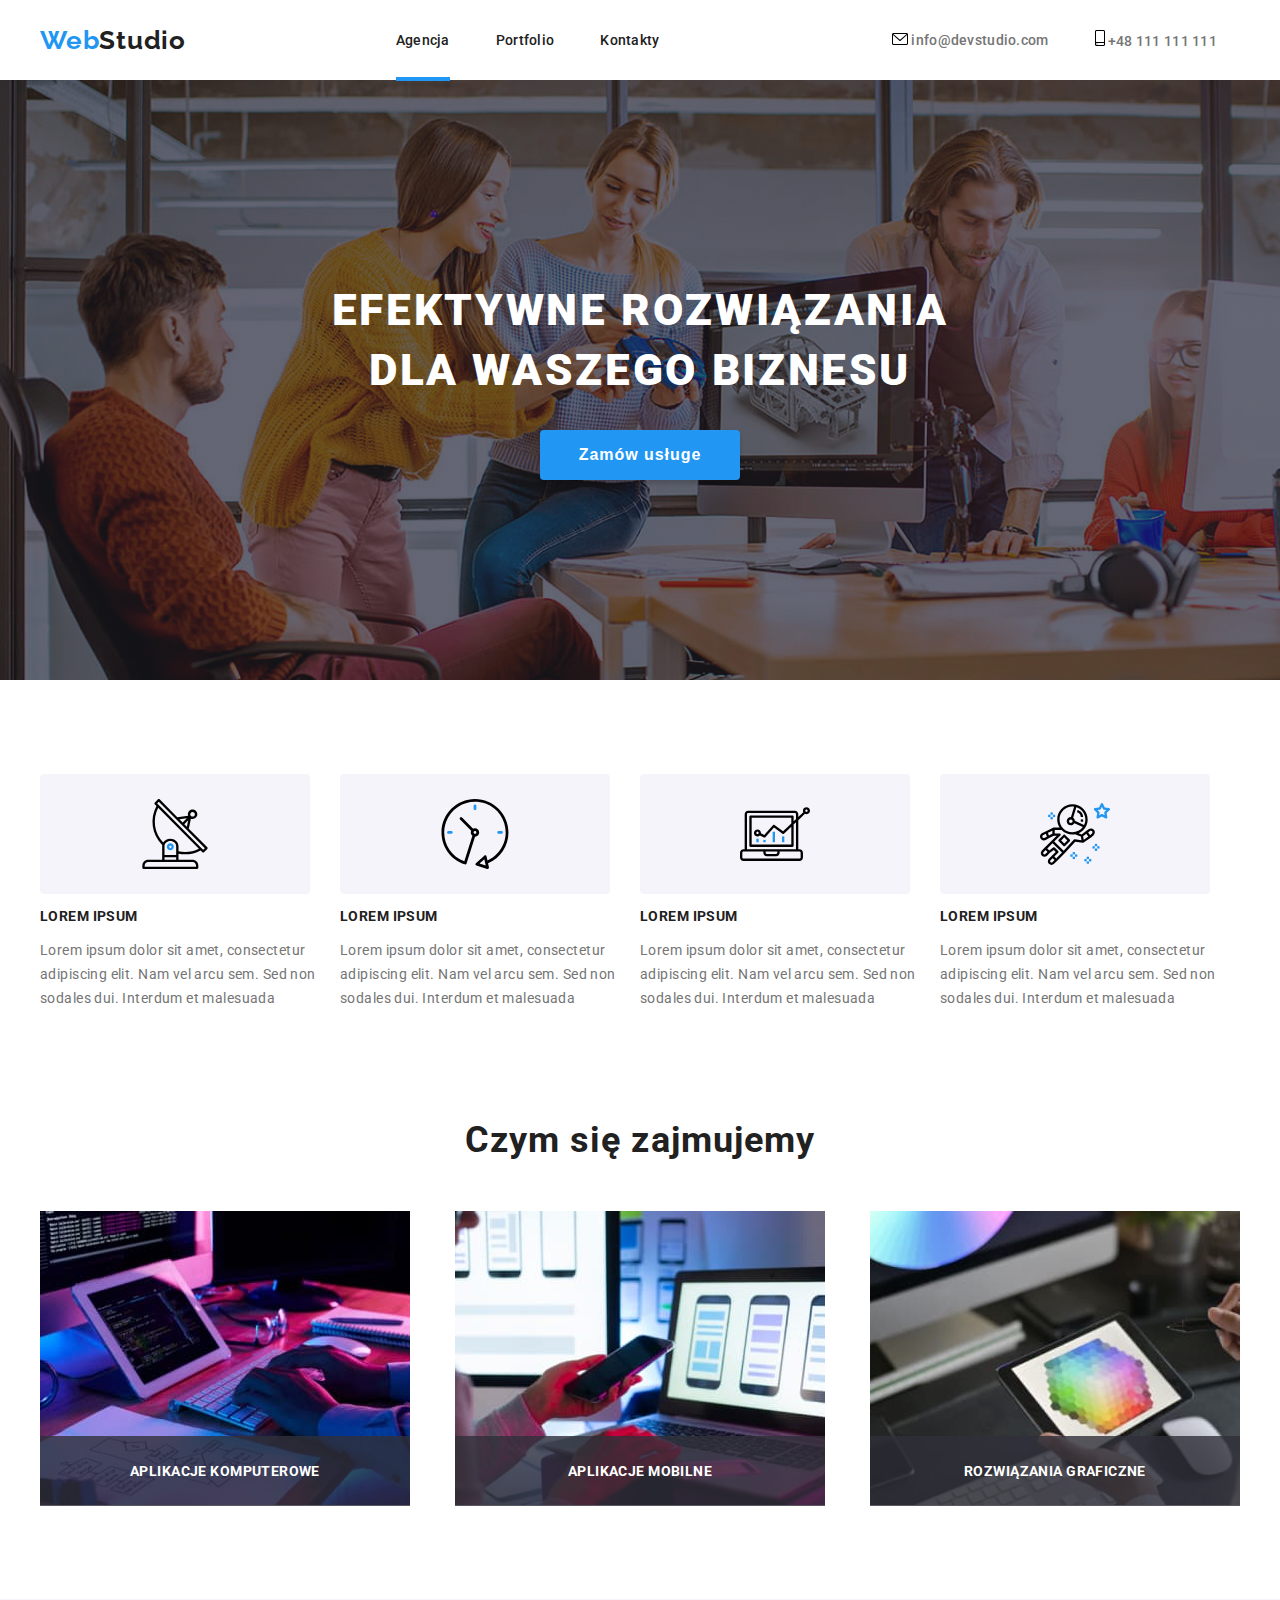
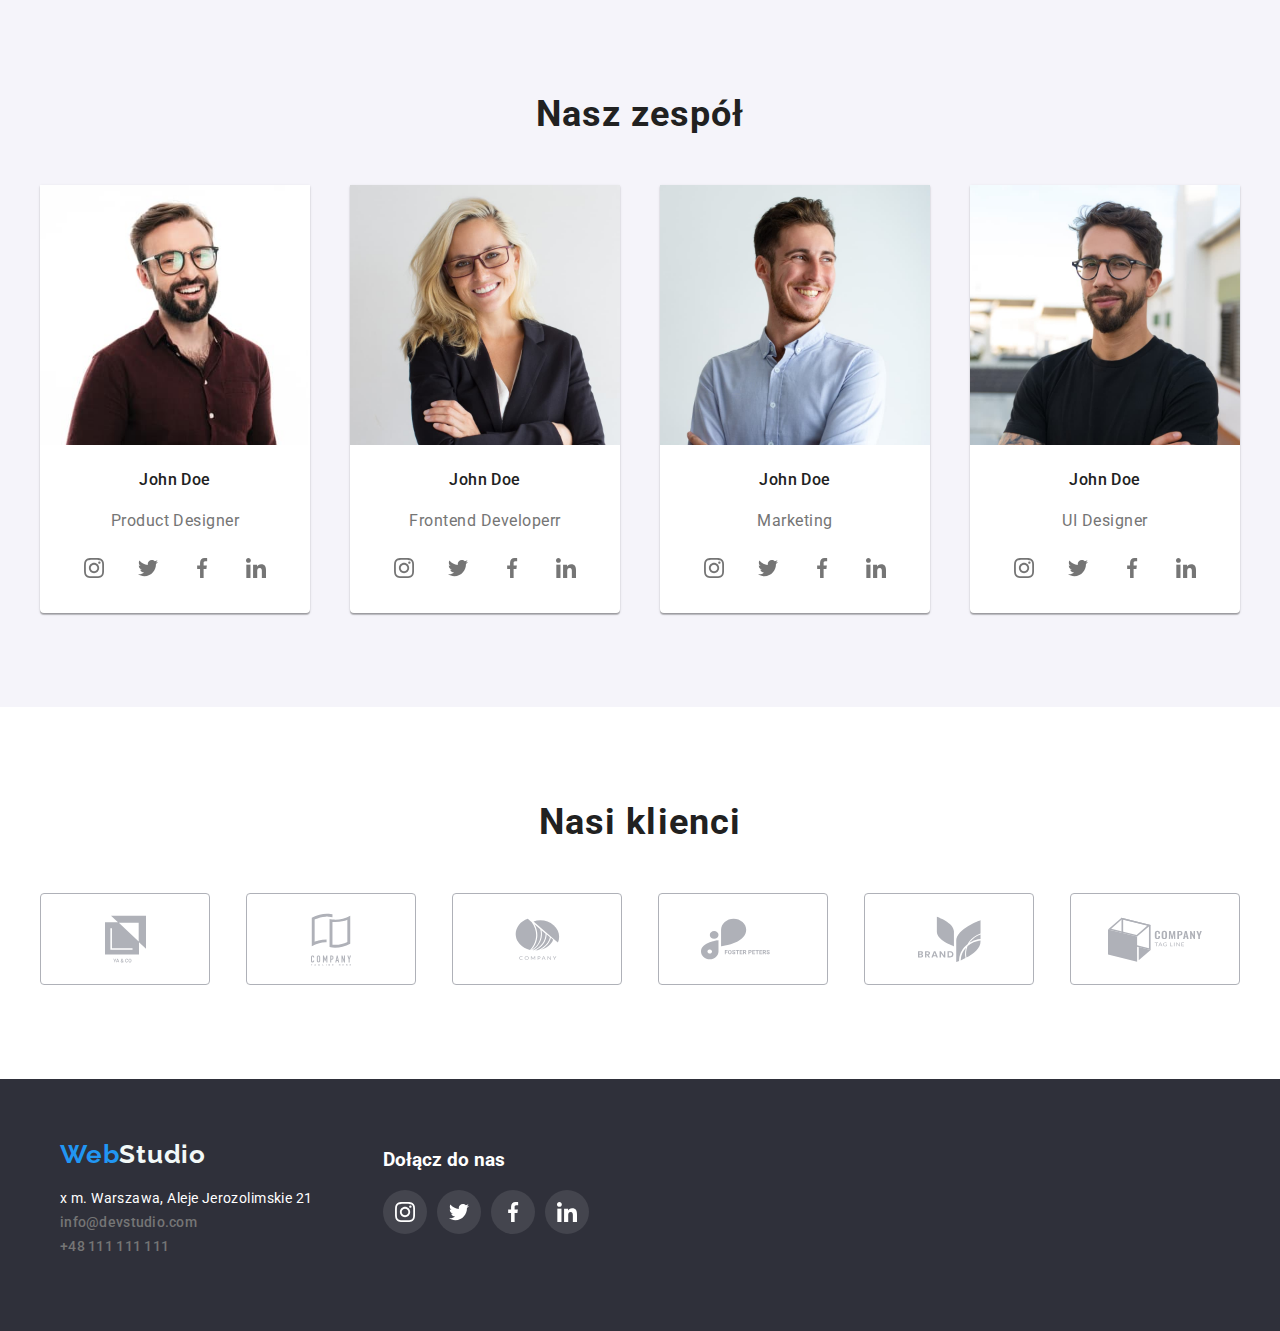
<file: index.html>
<!DOCTYPE html>
<html lang="en">
<head>
    <meta charset="UTF-8">
    <meta http-equiv="X-UA-Compatible" content="IE=edge">
    <meta name="viewport" content="width=device-width, initial-scale=1.0">
    <title>WebStudio</title>
    <link href="https://fonts.googleapis.com/css2?family=Raleway:wght@700&family=Roboto:wght@400;500;700;900&display=swap" rel="stylesheet">
    <link rel="stylesheet" href="css/style.css">
</head>
<body class="body">
    
    <header class="container header">
        <a href="WebStudio" class="header-logo">
            <span class="header-logo-color">Web</span>Studio</a>
        <nav>
            <ul class="header-navigation">
                <li class="menu-nav">
                    <a href="index.html" class="header-navigation-agencies active">Agencja</a>
                </li>
                <li class="menu-nav">
                    <a href="portfolio.html"class="header-navigation-portfolio">Portfolio</a>
                </li>
                <li class="menu-nav">
                    <a href="#Kontakt"class="header-navigation-contacts">Kontakty</a>
                </li>
            </ul>
        </nav>
        <ul class="header-link">
            <li class="menu-nav">
                <a href="info@devstudio.com"class="header-link-mail">
                    <svg class="header-mail-icon">
                        <use href="./images/icons.svg#icon-envelope"></use>
                    </svg>
                    info@devstudio.com</a>
            </li>
            <li class="menu-nav">
                <a href="tel:+48111111111"class="header-link-tel">
                    <svg class="header-tel-icon">
                        <use href="./images/icons.svg#icon-smartphone"></use>
                    </svg>
                    +48 111 111 111</a>
            </li>
        </ul>
    </header>
    
    <main>
        <section class="title photo-efect">
            <div class="container">
                <h1 class="title-text">
                    EFEKTYWNE ROZWIĄZANIA <br> DLA WASZEGO BIZNESU 
                </h1>
                <button class="title-button" type="button" data-modal-open>Zamów usługe</button>
            </div>
        </section>
        <section class="container">
            <ul class="archive"> 
                <li>
                    <div class="archive-box">
                        <svg class="archive-box-icon">
                            <use href="./images/icons.svg#icon-antene"></use>
                        </svg>
                    </div>
                    <h3 class="archive-title">LOREM IPSUM</h3>
                    <p class="archive-text">Lorem ipsum dolor sit amet, consectetur adipiscing elit. Nam vel arcu sem. Sed non sodales dui. Interdum et malesuada</p>
                </li>
                <li>
                    <div class="archive-box">
                        <svg class="archive-box-icon">
                            <use href="./images/icons.svg#icon-clock"></use>
                        </svg>
                    </div>
                    <h3 class="archive-title">LOREM IPSUM</h3>
                    <p class="archive-text">Lorem ipsum dolor sit amet, consectetur adipiscing elit. Nam vel arcu sem. Sed non sodales dui. Interdum et malesuada</p>
                </li>
                <li>
                    <div class="archive-box">
                        <svg class="archive-box-icon">
                            <use href="./images/icons.svg#icon-diagram"></use>
                        </svg>
                    </div>
                    <h3 class="archive-title">LOREM IPSUM</h3>
                    <p class="archive-text">Lorem ipsum dolor sit amet, consectetur adipiscing elit. Nam vel arcu sem. Sed non sodales dui. Interdum et malesuada</p>
                </li>
                <li>
                    <div class="archive-box">
                        <svg class="archive-box-icon">
                            <use href="./images/icons.svg#icon-astronaut"></use>
                        </svg>
                    </div>
                    <h3 class="archive-title">LOREM IPSUM</h3>
                    <p class="archive-text">Lorem ipsum dolor sit amet, consectetur adipiscing elit. Nam vel arcu sem. Sed non sodales dui. Interdum et malesuada</p>
                </li>
            </ul>
        </section>
        <section class="production">
            <div class="container">
                <h2 class="production-tytuł">Czym się zajmujemy</h2>
                <ul class="production-photo">
                    <li class="production-box">
                        <p class="production-box-text">Aplikacje komputerowe</p> 
                        <img src="./images/img(1).jpg"
                        alt="programista pisze kod"
                        width="370"
                        height="294"/>
                    </li>
                    <li class="production-box">
                        <p class="production-box-text">Aplikacje mobilne</p> 
                        <img src="./images/img(2)(1).jpg"
                        alt="podłączanie telefonu do komputera"
                        width="370"
                        height="294"/>
                    </li>  
                    <li class="production-box">
                        <p class="production-box-text">Rozwiązania graficzne</p> 
                        <img src="./images/img(3)(1).jpg"
                        alt="kolorowy sześciokąt na tablecie"
                        width="370"
                        height="294"/>
                    </li>
                </ul>
            </div>
        </section>
        <section class="state">
            <div class="container">
                <h2 class="state-tytul">Nasz zespół</h2>
                <ul class="state-photo">
                    <li class="state-card">
                        <figure class="state-card-image">
                            <img src="./images/img(4)(1).jpg" alt="photo" width="270" height="260"/>
                            <figcaption>
                                <h4 class="card-name">John Doe</h4>
                                <p class="card-department">Product Designer</p>
                                <ul class="social">
                                    <li class="social-list">
                                        <a class="social-link" href="#">
                                            <svg class="social-icon">
                                                <use href="./images/icons.svg#icon-instagram"></use>
                                            </svg>
                                        </a>
                                    </li>
                                    <li class="social-list">
                                        <a class="social-link" href="#">
                                            <svg class="social-icon">
                                                <use href="./images/icons.svg#icon-twitter"></use>
                                            </svg>
                                        </a>
                                    </li>
                                    <li class="social-list">
                                        <a class="social-link" href="#">
                                            <svg class="social-icon">
                                                <use href="./images/icons.svg#icon-facebook"></use>
                                            </svg>
                                        </a>
                                    </li>
                                    <li class="social-list">
                                        <a class="social-link" href="#">
                                            <svg class="social-icon">
                                                <use href="./images/icons.svg#icon-linkedin"></use>
                                            </svg>
                                        </a>
                                    </li>
                                </ul>
                            </figcaption>
                        </figure>
                    </li>
                    <li class="state-card">
                        <figure class="state-card-image">    
                            <img src="./images/img(5)(1).jpg" alt="photo" width="270" height="260"/>
                                <figcaption>
                                    <h4 class="card-name">John Doe</h4>
                                    <p class="card-department">Frontend Developerr</p>
                                    <ul class="social">
                                        <li class="social-list">
                                            <a class="social-link" href="#">
                                                <svg class="social-icon">
                                                    <use href="./images/icons.svg#icon-instagram"></use>
                                                </svg>
                                            </a>
                                        </li>
                                        <li class="social-list">
                                            <a class="social-link" href="#">
                                                <svg class="social-icon">
                                                    <use href="./images/icons.svg#icon-twitter"></use>
                                                </svg>
                                            </a>
                                        </li>
                                        <li class="social-list">
                                            <a class="social-link" href="#">
                                                <svg class="social-icon">
                                                    <use href="./images/icons.svg#icon-facebook"></use>
                                                </svg>
                                            </a>
                                        </li>
                                        <li class="social-list">
                                            <a class="social-link" href="#">
                                                <svg class="social-icon">
                                                    <use href="./images/icons.svg#icon-linkedin"></use>
                                                </svg>
                                            </a>
                                        </li>
                                    </ul>
                                </figcaption>
                        </figure>
                    </li>
                    <li class="state-card">
                        <figure class="state-card-image">   
                        <img src="./images/img(6)(1).jpg" alt="photo" width="270" height="260"/>
                        <figcaption>
                            <h4 class="card-name">John Doe</h4>
                            <p class="card-department">Marketing</p>
                            <ul class="social">
                                <li class="social-list">
                                    <a class="social-link" href="#">
                                        <svg class="social-icon">
                                            <use href="./images/icons.svg#icon-instagram"></use>
                                        </svg>
                                    </a>
                                </li>
                                <li class="social-list">
                                    <a class="social-link" href="#">
                                        <svg class="social-icon">
                                            <use href="./images/icons.svg#icon-twitter"></use>
                                        </svg>
                                    </a>
                                </li>
                                <li class="social-list">
                                    <a class="social-link" href="#">
                                        <svg class="social-icon">
                                            <use href="./images/icons.svg#icon-facebook"></use>
                                        </svg>
                                    </a>
                                </li>
                                <li class="social-list">
                                    <a class="social-link" href="#">
                                        <svg class="social-icon">
                                            <use href="./images/icons.svg#icon-linkedin"></use>
                                        </svg>
                                    </a>
                                </li>
                            </ul>
                        </figcaption>
                        </figure> </li>
                    <li class="state-card">
                        <figure class="state-card-image">
                        <img src="./images/img(7)(1).jpg" alt="photo" width="270" height="260"/>
                        <figcaption>
                            <h4 class="card-name">John Doe</h4>
                            <p class="card-department">UI Designer</p>
                            <ul class="social">
                                <li class="social-list">
                                    <a class="social-link" href="#">
                                        <svg class="social-icon">
                                            <use href="./images/icons.svg#icon-instagram"></use>
                                        </svg>
                                    </a>
                                </li>
                                <li class="social-list">
                                    <a class="social-link" href="#">
                                        <svg class="social-icon">
                                            <use href="./images/icons.svg#icon-twitter"></use>
                                        </svg>
                                    </a>
                                </li>
                                <li class="social-list">
                                    <a class="social-link" href="#">
                                        <svg class="social-icon">
                                            <use href="./images/icons.svg#icon-facebook"></use>
                                        </svg>
                                    </a>
                                </li>
                                <li class="social-list">
                                    <a class="social-link" href="#">
                                        <svg class="social-icon">
                                            <use href="./images/icons.svg#icon-linkedin"></use>
                                        </svg>
                                    </a>
                                </li>
                            </ul>
                        </figcaption>
                        </figure></li>
                </ul>
            </div>
        </section>
        <section class="clients">
            <div class="container">
                <h2 class="clients-tytul">Nasi klienci</h2>
                <ul class="clients-box">
                    <li class="list">
                        <a class="clients-card" href="">
                            <svg class="clients-card-icon1">
                                <use href="./images/icons.svg#icon-logo-1"></use>
                            </svg>
                        </a>
                    </li>
                    <li class="list">
                        <a class="clients-card" href="">
                            <svg class="clients-card-icon2">
                                <use href="./images/icons.svg#icon-logo-2"></use>
                            </svg>
                        </a>
                    </li>
                    <li class="list">
                        <a class="clients-card" href="">
                            <svg class="clients-card-icon3">
                                <use href="./images/icons.svg#icon-logo-3"></use>
                            </svg>
                        </a>
                    </li>
                    <li class="list">
                        <a class="clients-card" href="">
                            <svg class="clients-card-icon4">
                                <use href="./images/icons.svg#icon-logo-4"></use>
                            </svg>
                        </a>
                    </li>
                    <li class="list">
                        <a class="clients-card" href="">
                            <svg class="clients-card-icon5">
                                <use href="./images/icons.svg#icon-logo-5"></use>
                            </svg>
                        </a>
                    </li>
                    <li class="list">
                        <a class="clients-card" href="">
                            <svg class="clients-card-icon6">
                                <use href="./images/icons.svg#icon-logo-6"></use>
                            </svg>
                        </a>
                    </li>
                </ul>
            </div>
        </section>
    </main>

    <footer id="Kontakt" class="footer">
        <div class="container">
            <div>
                <a href="WebStudio" class="footer-logo">
                    <span class="header-logo-color">Web</span><span class="footer-logo-color">Studio</span>
                </a>
                <address>
                    <ul class="visit">
                        <li class="visit-info">
                            <a href="x m. Warszawa, Aleje Jerozolimskie 21" class="visit-info-address"> x m. Warszawa, Aleje Jerozolimskie 21</a>
                        </li>
                        <li class="visit-info">
                            <a href="info@devstudio.com"class="header-link-mail">info@devstudio.com</a>
                        </li>
                        <li class="visit-info">
                            <a href="tel:+48111111111"class="header-link-tel">+48 111 111 111</a>
                        </li>
                    </ul>
                </address>
            </div>
            <div class="social-section-footer">
                <h3 class="social-tityl-footer">Dołącz do nas</h3>
                <ul class="social-icon-footer">
                    <li class="social-list">
                        <a class="social-link-footer" href="#">
                            <svg class="social-icon-footer-linc">
                                <use href="./images/icons.svg#icon-instagram"></use>
                            </svg>
                        </a>
                    </li>
                    <li class="social-list">
                        <a class="social-link-footer" href="#">
                            <svg class="social-icon-footer-linc">
                                <use href="./images/icons.svg#icon-twitter"></use>
                            </svg>
                        </a>
                    </li>
                    <li class="social-list">
                        <a class="social-link-footer" href="#">
                            <svg class="social-icon-footer-linc">
                                <use href="./images/icons.svg#icon-facebook"></use>
                            </svg>
                        </a>
                    </li>
                    <li class="social-list">
                        <a class="social-link-footer" href="#">
                            <svg class="social-icon-footer-linc">
                                <use href="./images/icons.svg#icon-linkedin"></use>
                            </svg>
                        </a>
                    </li>
                </ul>
            </div>
        </div>
    </footer>

    <div class="backdrop is-hidden" data-modal>
        <div class="modal">
            <button type="button" class="close-btn" data-modal-close>
                <svg class="icon-close-btn">
                    <use href="./images/icons.svg#icon-close-btn"></use>
                </svg>
            </button>
            <p class="klient-list">Zostaw swoje dane w formularzu poniżej</p>
            <form name="signup_form">
                <div class="klien-list-box">
                    <label for="Imie">
                        <p class="klient-list-text">Imie</p>
                        <svg class="klient-svg-icon">
                            <use href="./images/icons.svg#icon-imie"></use>
                        </svg>
                        <input class="klient-list-input" type="text" name="Imie" id="Imie" required minlength="5">
                    </label>
                </div>

                <div class="klien-list-box">
                    <label for="Telefon">
                        <p class="klient-list-text">Telefon</p>
                        <svg class="klient-svg-icon">
                            <use href="./images/icons.svg#icon-telefon"></use>
                        </svg>
                        <input class="klient-list-input" type="tel" name="Telefon" id="Telefon">
                    </label>
                </div>

                <div class="klien-list-box">
                    <label for="Email">
                        <p class="klient-list-text">Email</p>
                        <svg class="klient-svg-icon">
                            <use href="./images/icons.svg#icon-email"></use>
                        </svg>
                        <input class="klient-list-input" type="email" name="Email" id="Email" required>
                    </label>
                </div>

                <div class="klien-list-box">
                    <label for="Komentarz">
                        <p class="klient-list-text">Komentarz</p></label>
                        <textarea class="klient-list-textarea" name="feedback" id="Komentarz" placeholder="Wprowadź tekst" minlength="20"></textarea>
                </div>
                
                <div class="klient-policy">
                    <input class="modal-form-policy visually-hidden" id="user-policy" type="checkbox" name="policy" required>
                    <label for="user-policy" class="modal-form-policy-text">
                        Oświadczam iż akceptuję 
                        <a class="klient-policy-plik" href="Regulamin">Regulamin</a> i 
                        <a class="klient-policy-plik" href="Politykę Prywatności">Politykę Prywatności.</a></label>
                </div>

                <div class="klient-policy"><button class="klient-button" type="submit">Wyślij</button></div>
            </form>
        </div>
    </div>

    <script src="./JS/modal.js"></script>

</body>
</html>
</file>
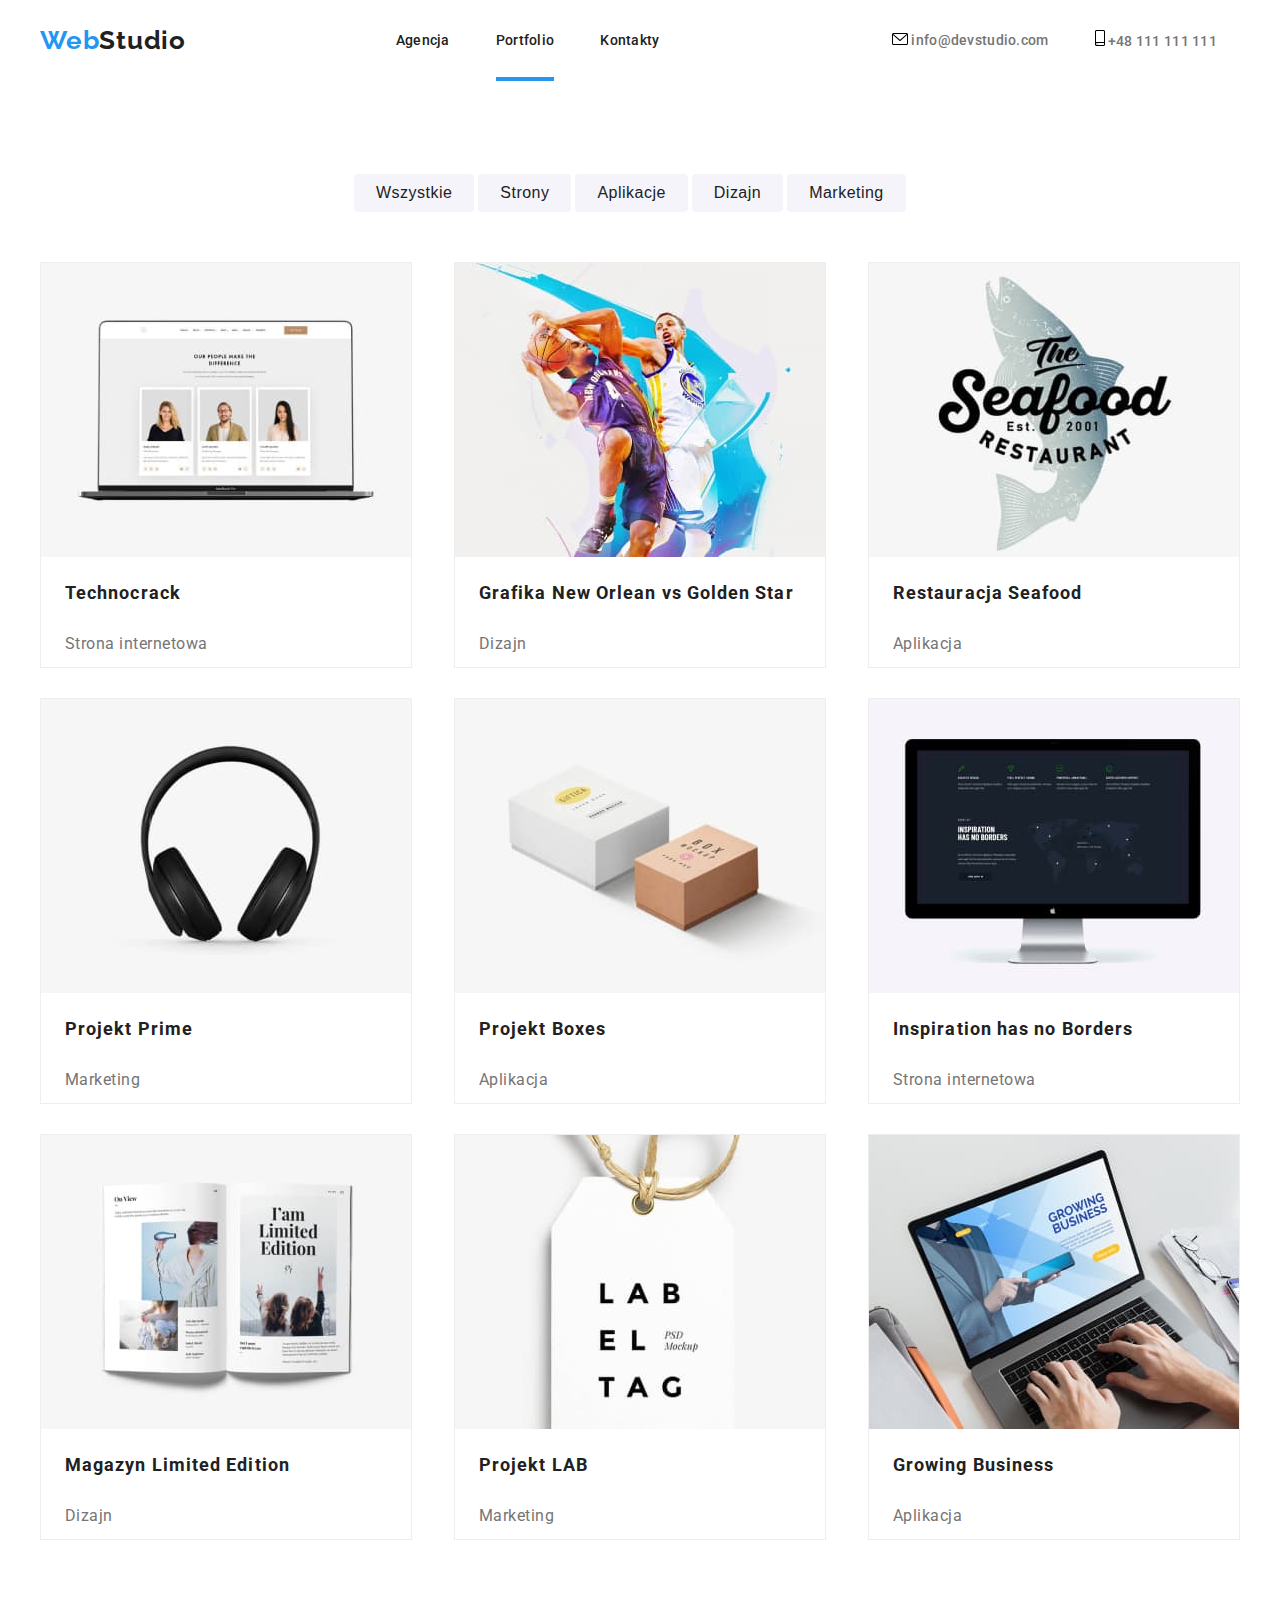
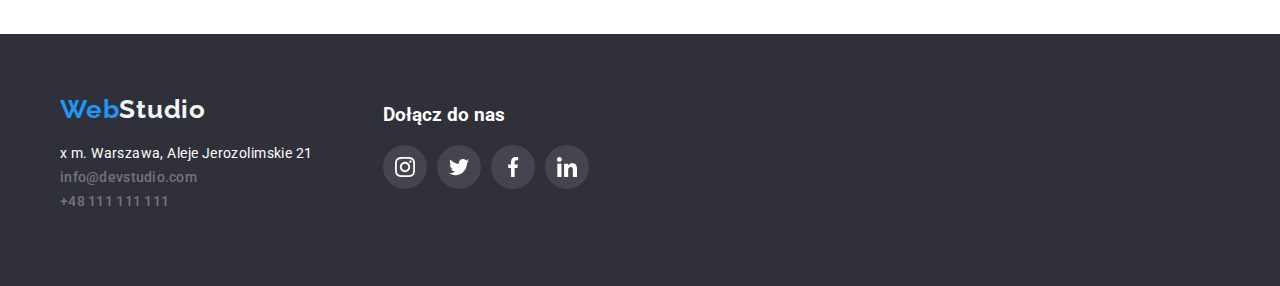
<file: portfolio.html>
<!DOCTYPE html>
<html lang="en">
<head>
    <meta charset="UTF-8">
    <meta http-equiv="X-UA-Compatible" content="IE=edge">
    <meta name="viewport" content="width=device-width, initial-scale=1.0">
    <title>WebStudio</title>
    <link href="https://fonts.googleapis.com/css2?family=Raleway:wght@700&family=Roboto:wght@400;500;700;900&display=swap" rel="stylesheet">
    <link rel="stylesheet" href="css/style.css">
</head>
<body class="body">

    <header class="container header">
        <a href="WebStudio" class="header-logo">
            <span class="header-logo-color">Web</span>Studio</a>
        <nav>
            <ul class="header-navigation">
                <li class="menu-nav">
                    <a href="index.html" class="header-navigation-agencies">Agencja</a>
                </li>
                <li class="menu-nav">
                    <a href="portfolio.html"class="header-navigation-portfolio active">Portfolio</a>
                </li>
                <li class="menu-nav">
                    <a href="#Kontakt"class="header-navigation-contacts">Kontakty</a>
                </li>
            </ul>
        </nav>
        <ul class="header-link">
            <li class="menu-nav">
                <a href="info@devstudio.com"class="header-link-mail">
                    <svg class="header-mail-icon">
                        <use href="./images/icons.svg#icon-envelope"></use>
                    </svg>
                    info@devstudio.com</a>
            </li>
            <li class="menu-nav">
                <a href="tel:+48111111111"class="header-link-tel">
                    <svg class="header-tel-icon">
                        <use href="./images/icons.svg#icon-smartphone"></use>
                    </svg>
                    +48 111 111 111</a>
            </li>
        </ul>
    </header>

    <main id="Portfolio.html" class="portfolio">
            <section class="filter">
                <div class="container">
                    <button class="filter-btn" type="button">Wszystkie</button>
                    <button class="filter-btn" type="button">Strony</button>
                    <button class="filter-btn" type="button">Aplikacje</button>
                    <button class="filter-btn" type="button">Dizajn</button>
                    <button class="filter-btn" type="button">Marketing</button>
                </div>
            </section>
            <section>
                <div class="container">
                    <ul class="box-sites">
                        <li class="sites">
                            <figure class="sites-card">
                                <div class="sites-card-img">
                                    <img src="./images/img(8)(1).jpg" 
                                    alt="laptop"
                                    width="370"
                                    height="294"/>
                                    <div class="img-overlay-hover">
                                        <p class="overlay-text">
                                            Technocrack jest popularną platformą wykorzystywaną do rozpowszechniania koronawirusa. Firmy wykorzystują tę platformę do celów szpiegowskich i ataków na niezabezpieczone serwery konkurencji
                                        </p>
                                    </div>
                                </div>
                                <figcaption>
                                    <h3 class="sites-card-title">Technocrack</h3>
                                    <p class="sites-card-type">Strona internetowa</p>
                                </figcaption> 
                            </figure>
                        </li>
                        <li class="sites">
                            <figure class="sites-card">
                                <div class="sites-card-img">
                                    <img src="./images/img(9)(1).jpg" 
                                    alt="koszykówka"
                                    width="370"
                                    height="294"/>
                                    <div class="img-overlay-hover">
                                        <p class="overlay-text">
                                            Technocrack jest popularną platformą wykorzystywaną do rozpowszechniania koronawirusa. Firmy wykorzystują tę platformę do celów szpiegowskich i ataków na niezabezpieczone serwery konkurencji
                                        </p>
                                    </div>
                                </div>
                                    <figcaption>
                                        <h3 class="sites-card-title">Grafika New Orlean vs Golden Star </h3>
                                        <p class="sites-card-type">Dizajn</p>
                                    </figcaption>
                            </figure>
                        </li>
                        <li class="sites">
                            <figure class="sites-card">
                                <div class="sites-card-img">
                                    <img src="./images/img(10)(1).jpg" 
                                    alt="logo restauracji"
                                    width="370"
                                    height="294"/>
                                    <div class="img-overlay-hover">
                                        <p class="overlay-text">
                                            Technocrack jest popularną platformą wykorzystywaną do rozpowszechniania koronawirusa. Firmy wykorzystują tę platformę do celów szpiegowskich i ataków na niezabezpieczone serwery konkurencji
                                        </p>
                                    </div>
                                </div>
                                    <figcaption>
                                        <h3 class="sites-card-title">Restauracja Seafood</h3>
                                        <p class="sites-card-type">Aplikacja</p>
                                    </figcaption>
                            </figure class="flex-box-card">
                        </li>
                        <li class="sites">
                            <figure class="sites-card">
                                <div class="sites-card-img">
                                    <img src="./images/img(11)(1).jpg" 
                                    alt="słuchawki"
                                    width="370"
                                    height="294"/>
                                    <div class="img-overlay-hover">
                                        <p class="overlay-text">
                                            Technocrack jest popularną platformą wykorzystywaną do rozpowszechniania koronawirusa. Firmy wykorzystują tę platformę do celów szpiegowskich i ataków na niezabezpieczone serwery konkurencji
                                        </p>
                                    </div>
                                </div>
                                <figcaption>
                                    <h3 class="sites-card-title">Projekt Prime</h3>
                                    <p class="sites-card-type">Marketing</p>
                                </figcaption>
                            </figure>
                        </li>
                        <li class="sites">
                            <figure class="sites-card">
                                <div class="sites-card-img">
                                    <img src="./images/img(12)(1).jpg"
                                    alt="kostki"
                                    width="370"
                                    height="294"/>
                                    <div class="img-overlay-hover">
                                        <p class="overlay-text">
                                            Technocrack jest popularną platformą wykorzystywaną do rozpowszechniania koronawirusa. Firmy wykorzystują tę platformę do celów szpiegowskich i ataków na niezabezpieczone serwery konkurencji
                                        </p>
                                    </div>
                                </div>
                                    <figcaption>
                                        <h3 class="sites-card-title">Projekt Boxes</h3>
                                        <p class="sites-card-type">Aplikacja</p>
                                    </figcaption>
                            </figure>
                        </li>
                        <li class="sites">
                            <figure class="sites-card">
                                <div class="sites-card-img">
                                    <img src="./images/img(13)(1).jpg" 
                                    alt="monitor"
                                    width="370"
                                    height="294"/>
                                    <div class="img-overlay-hover">
                                        <p class="overlay-text">
                                            Technocrack jest popularną platformą wykorzystywaną do rozpowszechniania koronawirusa. Firmy wykorzystują tę platformę do celów szpiegowskich i ataków na niezabezpieczone serwery konkurencji
                                        </p>
                                    </div>
                                </div>
                                    <figcaption>
                                        <h3 class="sites-card-title">Inspiration has no Borders</h3>
                                        <p class="sites-card-type">Strona internetowa</p>
                                    </figcaption>
                            </figure>
                        </li>
                        <li class="sites">
                            <figure class="sites-card">
                                <div class="sites-card-img">
                                    <img src="./images/img(14)(1).jpg" 
                                    alt="księga"
                                    width="370"
                                    height="294"/>
                                    <div class="img-overlay-hover">
                                        <p class="overlay-text">
                                            Technocrack jest popularną platformą wykorzystywaną do rozpowszechniania koronawirusa. Firmy wykorzystują tę platformę do celów szpiegowskich i ataków na niezabezpieczone serwery konkurencji
                                        </p>
                                    </div>
                                </div>
                                    <figcaption>
                                        <h3 class="sites-card-title">Magazyn Limited Edition</h3>
                                        <p class="sites-card-type">Dizajn</p>
                                    </figcaption>
                            </figure>
                        </li>
                        <li class="sites">
                            <figure class="sites-card">
                                <div class="sites-card-img">
                                    <img src="./images/img(15)(1).jpg" 
                                    alt="Etykieta"
                                    width="370"
                                    height="294"/>
                                    <div class="img-overlay-hover">
                                        <p class="overlay-text">
                                            Technocrack jest popularną platformą wykorzystywaną do rozpowszechniania koronawirusa. Firmy wykorzystują tę platformę do celów szpiegowskich i ataków na niezabezpieczone serwery konkurencji
                                        </p>
                                    </div>
                                </div>
                                    <figcaption>
                                        <h3 class="sites-card-title">Projekt LAB</h3>
                                        <p class="sites-card-type">Marketing</p>
                                    </figcaption>
                            </figure>
                        </li>
                        <li class="sites">
                            <figure class="sites-card">
                                <div class="sites-card-img">
                                    <img src="./images/img(16)(1).jpg" 
                                    alt="laptop"
                                    width="370"
                                    height="294"/>
                                    <div class="img-overlay-hover">
                                        <p class="overlay-text">
                                            Technocrack jest popularną platformą wykorzystywaną do rozpowszechniania koronawirusa. Firmy wykorzystują tę platformę do celów szpiegowskich i ataków na niezabezpieczone serwery konkurencji
                                        </p>
                                    </div>
                                </div>
                                    <figcaption>
                                        <h3 class="sites-card-title">Growing Business</h3>
                                        <p class="sites-card-type">Aplikacja</p>
                                    </figcaption>
                            </figure>
                        </li>
                    </ul>
                </div>
            </section>
        </div>
    </main>

    <footer id="Kontakt" class="footer">
        <div class="container">
            <div>
                <a href="WebStudio" class="footer-logo">
                    <span class="header-logo-color">Web</span><span class="footer-logo-color">Studio</span>
                </a>
                <address>
                    <ul class="visit">
                        <li class="visit-info">
                            <a href="x m. Warszawa, Aleje Jerozolimskie 21" class="visit-info-address"> x m. Warszawa, Aleje Jerozolimskie 21</a>
                        </li>
                        <li class="visit-info">
                            <a href="info@devstudio.com"class="header-link-mail">info@devstudio.com</a>
                        </li>
                        <li class="visit-info">
                            <a href="tel:+48111111111"class="header-link-tel">+48 111 111 111</a>
                        </li>
                    </ul>
                </address>
            </div>
            <div class="social-section-footer">
                <h3 class="social-tityl-footer">Dołącz do nas</h3>
                <ul class="social-icon-footer">
                    <li class="social-list">
                        <a class="social-link-footer" href="#">
                            <svg class="social-icon-footer-linc">
                                <use href="./images/icons.svg#icon-instagram"></use>
                            </svg>
                        </a>
                    </li>
                    <li class="social-list">
                        <a class="social-link-footer" href="#">
                            <svg class="social-icon-footer-linc">
                                <use href="./images/icons.svg#icon-twitter"></use>
                            </svg>
                        </a>
                    </li>
                    <li class="social-list">
                        <a class="social-link-footer" href="#">
                            <svg class="social-icon-footer-linc">
                                <use href="./images/icons.svg#icon-facebook"></use>
                            </svg>
                        </a>
                    </li>
                    <li class="social-list">
                        <a class="social-link-footer" href="#">
                            <svg class="social-icon-footer-linc">
                                <use href="./images/icons.svg#icon-linkedin"></use>
                            </svg>
                        </a>
                    </li>
                </ul>
            </div>
        </div>
    </footer>
</body>
</html>
</file>
<file: css/style.css>
:root{
    --brand-color: #fff;
    --brand-text: 'Roboto', sans-serif;
}

.body{
    margin: 0%;
    background-color: var(--brand-color);
    font-family: var(--brand-text);
}
.list{
    list-style-type: none;
}

/*Header*/
.container{
    margin: 0px auto;
    width: 1200px;
}
.header{
    height: 80px;
    display: flex;
    align-items: center;
    justify-content: space-between;
}
.header-logo{
    font-family: 'Raleway';
    font-style: normal;
    font-weight: 700;
    font-size: 26px;
    line-height: 31px;
    letter-spacing: 0.03em;
    list-style-type: none;
    color: #212121;
    text-decoration: none;
    text-decoration-line: none;
}
.header-logo-color{
    color: #2196F3;
    text-decoration: none;
    text-decoration-line: none;
}
.header-navigation{
    display: flex;
    list-style-type: none;
    margin-top: 30px;
    margin-bottom: 0px;
}
.menu-nav{
    margin-left: 23px;
    margin-right: 23px;
}
.active::after{
    content: "";
    display: block;
    border-bottom: 4px solid #2196F3;
    height: 28px;
}
.header-navigation-agencies{
    font-style: normal;
    font-weight: 500;
    font-size: 14px;
    line-height: 16px;
    letter-spacing: 0.02em;
    color: #212121;
    text-decoration: none;
    transition: color 250ms;
}
    .header-navigation-agencies:hover,
    .header-navigation-portfolio:hover,
    .header-navigation-contacts:hover,
    .header-link-mail:hover,
    .header-link-tel:hover{
        fill: #2196F3;
        color: #2196F3;
        transition-timing-function: cubic-bezier(0.4, 0, 0.2, 1);
    }
.header-navigation-portfolio{
    font-style: normal;
    font-weight: 500;
    font-size: 14px;
    line-height: 16px;
    letter-spacing: 0.02em;
    color: #212121;
    text-decoration: none;
    transition: color 250ms;
}
.header-navigation-contacts{
    font-style: normal;
    font-weight: 500;
    font-size: 14px;
    line-height: 16px;
    letter-spacing: 0.02em;
    color: #212121;
    text-decoration: none;
    transition: color 250ms;
}
.header-link{
    list-style-type: none;
    display: flex;
}
.header-link-mail{
    font-style: normal;
    font-weight: 500;
    font-size: 14px;
    line-height: 16px;
    letter-spacing: 0.02em;
    color: #757575;
    text-decoration: none;
    transition: color 250ms;
}
.header-link-tel{
    font-style: normal;
    font-weight: 500;
    font-size: 14px;
    line-height: 16px;
    letter-spacing: 0.02em;
    color: #757575;
    text-decoration: none;
    transition: color 250ms;
}
.header-mail-icon{
    width: 16px;
    height: 12px;
    transition: fill 250ms;
}
.header-tel-icon{
    width: 10px;
    height: 16px;
    transition: fill 250ms;
}

/*section - Zamów usługe*/
.title{
    background-color: #2F303A;
    min-height: 600px;
    margin: auto;
    max-width: 1600px;
    justify-content: center;
}
.photo-efect{
    background-image: linear-gradient(
        rgba(47, 48, 58, 0.4),
        rgba(47, 48, 58, 0.4)),
        url("../images/img.bmp.jpg");
}
.title-text{
    font-style: normal;
    font-weight: 900;
    font-size: 44px;
    line-height: 60px;
    text-align: center;
    letter-spacing: 0.06em;
    text-transform: uppercase;
    color: #FFFFFF;
    padding-top: 200px;
    margin: 0px auto;
}
.title-button{
    background: #2196F3;
    box-shadow: 0px 4px 4px rgba(0, 0, 0, 0.15);
    border-radius: 4px;
    font-style: normal;
    font-weight: 700;
    font-size: 16px;
    line-height: 30px;
    letter-spacing: 0.06em;
    color: #FFFFFF;
    text-decoration: none;
    border: none;
    padding: 0%;
    margin-left: 500px;
    margin-top: 30px;
    width: 200px;
    height: 50px;
}
.title-button:hover{
    cursor: pointer;
}

/*section - lorem ipsum*/
.archive{
    height: 251px;
    display: flex;
    list-style-type: none;
    padding-inline-start: 0px;
    justify-content: space-between;
    margin-top: 94px;
}
.archive-box{
    width: 270px;
    height: 120px;
    background: #F5F4FA;
    border-radius: 4px;
    display: flex;
    justify-content: center;
    align-items: center;
}
.archive-box-icon{
    width: 70px;
    height: 70px;
    justify-content: center;
}
.archive-title{
    font-style: normal;
    font-weight: 700;
    font-size: 14px;
    line-height: 16px;
    letter-spacing: 0.03em;
    text-transform: uppercase;
    color: #212121;
}
.archive-text{
    font-style: normal;
    font-weight: 400;
    font-size: 14px;
    line-height: 24px;
    letter-spacing: 0.03em;
    color: #757575;
    list-style-type: none;
}

/*section - Czym się zajmujemy*/
.production{
    height: 386px;
    margin-top: 94px;
    margin-bottom: 94px;
}
.production-tytuł{
    font-style: normal;
    font-weight: 700;
    font-size: 36px;
    line-height: 42px;
    text-align: center;
    letter-spacing: 0.03em;
    color: #212121;
    margin-top: 0px;
    margin-bottom: 50px;
}
.production-photo{
    margin: 0px;
    padding-inline-start: 0px;
    list-style-type: none;
    display: flex;
    justify-content: space-between;
}
.production-box{
    position: relative;
}
.production-box-text{
    font-style: normal;
    font-weight: 700;
    font-size: 14px;
    line-height: 16px;
    text-align: center;
    letter-spacing: 0.03em;
    text-transform: uppercase;
    color: #FFFFFF;
    background: rgba(47, 48, 58, 0.8);
    position: absolute;
    width: 370px;
    height: 70px;
    display: flex;
    align-items: center;
    justify-content: center;
    margin-top: 225px;
}

/*section - Nasz zespół*/
.state{
    background-color: #F5F4FA;
    padding-top: 94px;
    padding-bottom: 94px;
}
.state-tytul{
    font-style: normal;
    font-weight: 700;
    font-size: 36px;
    line-height: 42px;
    text-align: center;
    letter-spacing: 0.03em;
    color: #212121;
    margin-top: 0px;
    margin-bottom: 50px;
}
.state-photo{
    padding-inline-start: 0px;
    list-style-type: none;
    display: flex;
    justify-content: space-between;
    margin: auto;
}
.state-card{
    background-color: #FFFFFF;
    width: 270px;
    height: 428px;
    box-shadow: 0px 1px 3px rgba(0, 0, 0, 0.12), 0px 1px 1px rgba(0, 0, 0, 0.14), 0px 2px 1px rgba(0, 0, 0, 0.2);
    border-radius: 0px 0px 4px 4px;
}
.state-card-image{
    margin: 0px;
}
.card-name{
    font-style: normal;
    font-weight: 500;
    font-size: 16px;
    line-height: 19px;
    text-align: center;
    letter-spacing: 0.03em;
    color: #212121;
}
.card-department{
    font-style: normal;
    font-weight: 400;
    font-size: 16px;
    line-height: 19px;
    text-align: center;
    letter-spacing: 0.03em;
    color: #757575;
}
.social{
    display: flex;
    align-items: center;
    justify-content: space-between;
    margin-right: 32px;
    margin-left: 32px;
    margin-bottom: 30px;
    padding: 0%;
}
.social-list{
    display: flex;
    align-items: center;
    fill: #757575;
}
.social-link{
    display: flex;
    align-items: center;
    justify-content: center;
    width: 44px;
    height: 44px;
    background-color: rgba(255, 255, 255, 1);
    border-radius: 50%;
    transition: background-color 250ms;
}
.social-link:hover,
.social-link:focus{
    fill: #FFFFFF;
    background-color: #2196F3;
    transition-timing-function: cubic-bezier(0.4, 0, 0.2, 1);
}
.social-icon{
    width: 20px;
    height: 20px;
}

/*section - Nasi klienci*/
.clients{
    padding-top: 94px;
    padding-bottom: 94px;
}
.clients-tytul{
    font-style: normal;
    font-weight: 700;
    font-size: 36px;
    line-height: 42px;
    text-align: center;
    letter-spacing: 0.03em;
    color: #212121;
    margin-top: 0px;
    margin-bottom: 50px;
}
.clients-box{
    display: flex;
    align-items: center;
    justify-content: space-between;
    padding: 0%;
    margin: 0px;
    box-sizing: content-box;
}
.clients-card{
    display: flex;
    align-items: center;
    justify-content: center;
    border: 1px solid #AFB1B8;
    fill: rgb(175, 177, 184);
    border-radius: 4px;
    width: 170px;
    height: 92px;
    cursor: pointer;
    box-sizing: border-box;
    transition: border 250ms;
}
.clients-card-icon1{
    width: 41px;
    height: 48px;
    transition: fill 250ms;
}
.clients-card-icon2{
    width: 40px;
    height: 53px;
    transition: fill 250ms;
}
.clients-card-icon3{
    width: 45px;
    height: 42px;
    transition: fill 250ms;
}
.clients-card-icon4{
    width: 85px;
    height: 42px;
    transition: fill 250ms;
}
.clients-card-icon5{
    width: 63px;
    height: 47px;
    transition: fill 250ms;
}
.clients-card-icon6{
    width: 94px;
    height: 45px;
    transition: fill 250ms;
}
.clients-card:hover{
    border: 1px solid #2196F3;
    fill: rgb(33, 150, 243);
    transition-timing-function: cubic-bezier(0.4, 0, 0.2, 1);
}

/*footer*/
.footer{
    background-color: #2F303A;
    height: 252px;
    padding: 60px;
    display: flex;
    justify-content: left;
    text-align: left;
    flex-direction: column;
    box-sizing: border-box;
}
.footer > .container{
    display: flex;
    align-items: center;
}
.footer-logo{
    font-family: 'Raleway';
    font-style: normal;
    font-weight: 700;
    font-size: 26px;
    line-height: 31px;
    letter-spacing: 0.03em;
    list-style-type: none;
    color: #212121;
    text-decoration: none;
    text-decoration-line: none;
}
.footer-logo-color{
    color: #f2f8f7;
    text-decoration: none;
    text-decoration-line: none;
}
.visit{
    padding-inline-start: 0px;
    list-style-type: none;
}
.visit-info{
    font-style: normal;
    font-weight: 400;
    font-size: 14px;
    line-height: 24px;
    letter-spacing: 0.03em;
}
.visit-info-address{
    font-style: normal;
    font-weight: 400;
    font-size: 14px;
    line-height: 24px;
    letter-spacing: 0.03em;
    color: #FFFFFF;
    text-decoration: none;
}
.social-section-footer{
    display: flex;
    flex-direction: column;
    justify-content: start;
    box-sizing: border-box;
    margin-left: 70px;
}
.social-tityl-footer{
    display: flex;
    color: #FFFFFF;
    align-items: center;
    margin-top: 0%;
}
.social-icon-footer{
    display: flex;
    margin-left: -10px;
    margin-top: 0%;
    margin-bottom: 0%;
    padding: 0%;
}
.social-link-footer:hover{
    background-color: #2196F3 ;
    transition-timing-function: cubic-bezier(0.4, 0, 0.2, 1);
}
.social-link-footer{
    display: flex;
    align-items: center;
    align-self: center;
    justify-content: center;
    width: 44px;
    height: 44px;
    border-radius: 50%;
    margin-left: 10px;
    margin-bottom: 30px;
    color: #FFFFFF;
    background-color: rgba(255, 255, 255, 0.1);
    transition: background-color 250ms;
}
.social-icon-footer-linc{
    width: 20px;
    height: 20px;
    fill: currentColor;
}

/*okno modalne*/
.backdrop{
    position: fixed;
    left: 0;
    top: 0;
    width: 100%;
    height: 100%;
    background-color: rgba(0, 0, 0, 0.2);
}
.is-hidden{
    opacity: 0;
    visibility: hidden;
    pointer-events: none;
}
.modal{
    width: 528px;
    min-height: 581px;
    background-color: #FFFFFF;
    transform: translate(-50%, -50%);
    top: 50%;
    left: 50%;
    position: absolute;
}
.close-btn{
    position: absolute;
    top: 8px;
    right: 8px;
    width: 30px;
    height: 30px;
    background-color: transparent;
    border: 1px solid rgba(0, 0, 0, 0.1);
    border-radius: 50%;
    cursor: pointer;
}
.icon-close-btn{
    width: 18px;
    height: 18px;
}
.klient-list{
    font-style: normal;
    font-weight: 700;
    font-size: 20px;
    line-height: 23px;
    text-align: center;
    letter-spacing: 0.03em;
    color: #212121;
    margin-top: 40px;
    margin-bottom: 2px;
}
.klien-list-box{
    display: flex;
    flex-direction: column;
    margin-left: 40px;
    margin-right: 40px;
}
.klient-list-text{
    font-style: normal;
    font-weight: 400;
    font-size: 12px;
    line-height: 14px;
    letter-spacing: 0.01em;
    color: #757575;
    margin: 10px 0px 0px 0px;
}
.klient-svg-icon{
    width: 18px;
    height: 18px;
    position: fixed;
    margin-top: 15px;
    margin-left: 13px;
}
.klient-list-input{
    width: 448px;
    height: 40px;
    border: 1px solid rgba(33, 33, 33, 0.2);
    border-radius: 4px;
    box-sizing: border-box;
    margin-top: 4px;
    padding-left: 40px;
}
.klient-list-textarea{
    width: 448px;
    height: 120px;
    box-sizing: border-box;
    border: 1px solid rgba(33, 33, 33, 0.2);
    border-radius: 4px;
    resize: none;
    padding: 12px 16px;
}
input:focus,
textarea:focus{
    outline: none;
    border-color: #2196F3;
    transition: 250ms cubic-bezier(0.4, 0, 0.2, 1);
}
label:focus-within{
    fill: #2196F3;
    transition: 250ms cubic-bezier(0.4, 0, 0.2, 1);
}
.klient-policy{
    display: flex;
    justify-content: center;
    margin-top: 20px;
}
.modal-form-policy-text::before{
    position: relative;
    display: inline-block;
    content: "";
    width: 16px;
    height: 15px;
    border: 1px solid#212121;
    margin:-3px;
}
.modal-form-policy:checked + .modal-form-policy-text::before{
    border: none;
    background-image: url(../images/vector.svg);
    background-color: #2196F3;
    border: 1px solid#FFFFFF;
}
.visually-hidden{
    position: absolute !important;
    clip: rect(1px 1px 1px 1px);
    clip: rect(1px, 1px, 1px, 1px);
    padding: 0 !important;
    border: 0 !important;
    height: 1px !important;
    width: 1px !important;
    overflow: hidden;
}
.klient-policy-plik{
    color: #2196F3;
}
.klient-button{
    width: 200px;
    height: 50px;
    background: #2196F3;
    box-shadow: 0px 4px 4px rgba(0, 0, 0, 0.15);
    border-radius: 4px;
    border: none;
    font-style: normal;
    font-weight: 700;
    font-size: 16px;
    line-height: 30px;
    letter-spacing: 0.06em;
    color: #FFFFFF;
    margin-top: 10px;
}

/*portfolio*/
.portfolio{
    margin-top: 94px;
    margin-bottom: 64px;
}
.filter{
    width: 572px;
    height: 54px;
    margin: 0px auto 34px;
    display: flex;
    justify-content: space-between;
}
.filter-btn{
    background-color: #F5F4FA;
    display: inline-block;
    padding: 6px 22px;
    color: #212121;
    cursor: pointer;
    font-style: normal;
    font-weight: 500;
    font-size: 16px;
    line-height: 26px;
    text-align: center;
    letter-spacing: 0.03em;
    border-radius: 4px;
    border: none;
    transition: background-color 250ms, color 250ms, box-shadow 250ms;
}
.filter-btn:hover{
    background-color: #2196F3;
    color: #FFFFFF;
    box-shadow: 0px 3px 1px rgba(0, 0, 0, 0.1), 0px 1px 2px rgba(0, 0, 0, 0.08), 0px 2px 2px rgba(0, 0, 0, 0.12);
    transition-timing-function: cubic-bezier(0.4, 0, 0.2, 1);
}
.box-sites{
    margin: 0px;
    list-style-type: none;
    padding-inline-start: 0px;
    display: flex;
    flex-wrap: wrap;
    justify-content: space-between;
}
.sites{
    width: 370px;
    height: 404px;
    border: 1px solid #EEEEEE;
    margin-bottom: 30px;
    transition: box-shadow 250ms;
}
.sites:hover{
    cursor: pointer;
    border: 1px solid #EEEEEE;
    box-shadow: 0px 1px 1px rgba(0, 0, 0, 0.12), 0px 4px 4px rgba(0, 0, 0, 0.06), 1px 4px 6px rgba(0, 0, 0, 0.16);
    transition-timing-function: cubic-bezier(0.4, 0, 0.2, 1);
}
.sites-card{
    width: 370px;
    height: 404px;
    margin: 0px;
}
.sites-card-img{
    position: relative;
    width: 370px;
    height: 294px;
    margin-left: auto;
    margin-right: auto;
    overflow: hidden;
}
.sites-card-img:hover .img-overlay-hover {
    transform: translatey(0);
}
.img-overlay-hover{
    position: absolute;
    top: 0;
    left: 0;
    width: 100%;
    height: 100%;
    background-color: #2196F3;
    transform: translatey(100%);
    transition: transform 250ms ease;
}
.overlay-text{
    font-style: normal;
    font-weight: 400;
    font-size: 18px;
    line-height: 28px;
    letter-spacing: 0.03em;
    color: #FFFFFF;
    display: inline-block;
    width: 301px;
    height: 196px;
    margin-left: 24px;
    margin-top: 49px;
}
.sites-card-title{
    font-style: normal;
    font-weight: 700;
    font-size: 18px;
    line-height: 36px;
    letter-spacing: 0.06em;
    color: #212121;
    text-decoration: none;
    margin-left: 24px;
}
.sites-card-title:hover,
.sites-card-type:hover {
    text-decoration: underline;
    text-decoration-color: #2196F3;
}
.sites-card-type{
    font-style: normal;
    font-weight: 400;
    font-size: 16px;
    line-height: 30px;
    letter-spacing: 0.03em;
    color: #757575;
    text-decoration: none;
    margin-left: 24px;
}
</file>
